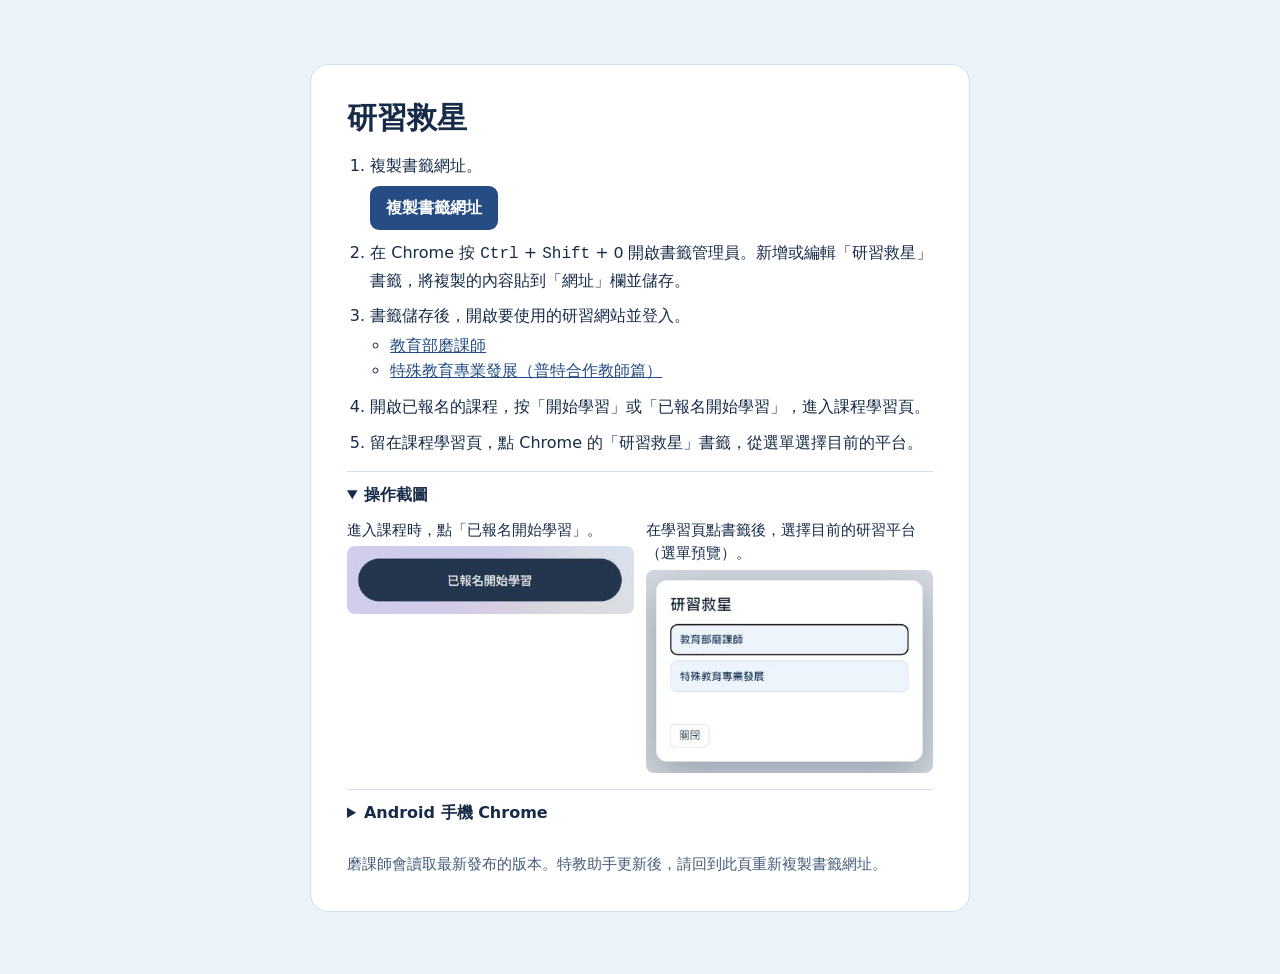
<file: index.html>
<!doctype html>
<html lang="zh-Hant">
<head>
  <meta charset="utf-8">
  <meta name="viewport" content="width=device-width, initial-scale=1">
  <title>研習救星｜Chrome 書籤</title>
  <style>
    :root { color-scheme: light; font: 16px/1.6 system-ui, sans-serif; color: #172b48; background: #edf3fa; }
    body { margin: 0; padding: clamp(12px, 4vw, 28px) 16px; }
    main { box-sizing: border-box; max-width: 660px; margin: clamp(0px, 4vh, 36px) auto; padding: clamp(16px, 5vw, 36px); background: white; border: 1px solid #d1deed; border-radius: 18px; }
    h1 { margin: 0 0 16px; font-size: 1.85rem; line-height: 1.2; }
    ol { padding-inline-start: 1.45em; }
    ol > li + li { margin-top: 10px; }
    .bookmark-fields { margin-top: 8px; }
    .platform-links { margin: 4px 0 0; padding-inline-start: 1.25em; }
    a { color: #254d84; }
    button { min-height: 44px; border: 0; border-radius: 9px; padding: 9px 16px; color: white; background: #254d84; font: inherit; font-weight: 650; cursor: pointer; }
    button:disabled { opacity: .55; cursor: default; }
    :focus-visible { outline: 3px solid #638bd0; outline-offset: 3px; }
    [role="status"] { margin: 0; color: #325178; }
    [role="status"]:not(:empty) { margin-top: 4px; }
    textarea { box-sizing: border-box; width: 100%; border: 1px solid #c7d3e3; border-radius: 8px; padding: 8px; font: .875rem/1.4 ui-monospace, monospace; }
    details { margin-block: 16px; border-top: 1px solid #d1deed; }
    summary { box-sizing: border-box; min-height: 44px; padding: 10px 0; font-weight: 650; cursor: pointer; }
    .screenshots { display: grid; grid-template-columns: repeat(auto-fit, minmax(min(100%, 230px), 1fr)); gap: 12px; }
    figure { margin: 0; }
    figure img { display: block; max-width: 100%; height: auto; border-radius: 8px; }
    figcaption { margin-bottom: 5px; font-size: .92rem; }
    .updates { margin-bottom: 0; color: #455c78; font-size: .92rem; }
    @media (max-width: 480px) {
      body { padding-inline: 10px; }
      h1 { font-size: 1.6rem; }
      #copy { width: 100%; }
    }
  </style>
</head>
<body>
  <main>
    <h1>研習救星</h1>
    <ol>
      <li>
        複製書籤網址。
        <div class="bookmark-fields">
          <button type="button" id="copy" disabled>複製書籤網址</button>
          <p role="status">正在準備書籤…</p>
          <textarea id="bookmark-url" aria-label="書籤網址" rows="5" readonly hidden></textarea>
        </div>
      </li>
      <li>在 Chrome 按 <kbd>Ctrl</kbd> + <kbd>Shift</kbd> + <kbd>O</kbd> 開啟書籤管理員。新增或編輯「研習救星」書籤，將複製的內容貼到「網址」欄並儲存。</li>
      <li>
        書籤儲存後，開啟要使用的研習網站並登入。
        <ul class="platform-links">
          <li><a href="https://moocs.moe.edu.tw/moocs/#/home">教育部磨課師</a></li>
          <li><a href="https://specialeduelearning.moe.edu.tw/web/#/courses/10000337">特殊教育專業發展（普特合作教師篇）</a></li>
        </ul>
      </li>
      <li>開啟已報名的課程，按「開始學習」或「已報名開始學習」，進入課程學習頁。</li>
      <li>留在課程學習頁，點 Chrome 的「研習救星」書籤，從選單選擇目前的平台。</li>
    </ol>
    <details open>
      <summary>操作截圖</summary>
      <div class="screenshots">
        <figure>
          <figcaption>進入課程時，點「已報名開始學習」。</figcaption>
          <img src="[data-uri]" width="379" height="89" alt="特教課程頁的已報名開始學習按鈕">
        </figure>
        <figure>
          <figcaption>在學習頁點書籤後，選擇目前的研習平台（選單預覽）。</figcaption>
          <img src="[data-uri]" width="408" height="289" alt="研習救星選單提供教育部磨課師及特殊教育專業發展兩個選項">
        </figure>
      </div>
    </details>
    <details>
      <summary>Android 手機 Chrome</summary>
      <ol>
        <li>複製書籤網址後，從 Chrome 選單把本頁加入書籤。到「書籤」編輯該項，將名稱改為「研習救星」，並貼上複製的網址。</li>
        <li>進入研習網站的課程學習頁。在網址列輸入書籤名稱，如果出現「研習救星」書籤建議，點該筆建議開啟選單。</li>
      </ol>
      <p>實際能否啟動取決於手機 Chrome 版本。若沒有出現書籤建議，可改用桌面 Chrome。</p>
    </details>
    <p class="updates">磨課師會讀取最新發布的版本。特教助手更新後，請回到此頁重新複製書籤網址。</p>
  </main>
  <script>
    'use strict';

    const button = document.querySelector('#copy');
    const status = document.querySelector('[role="status"]');
    const field = document.querySelector('#bookmark-url');
    const marker = '/* bookmarklet-specialedu */ null';

    async function readFile(name) {
      const response = await fetch(name, { cache: 'no-store' });
      if (!response.ok) throw new Error(`${name} 回傳 HTTP ${response.status}`);
      return response.text();
    }

    async function prepare() {
      const [launcher, specialEdu] = await Promise.all([readFile('moocs_v9.4.js'), readFile('specialedu.js')]);
      if (!launcher.includes(marker)) throw new Error('選單檔案仍在更新，請稍後重新整理');
      if (!specialEdu.includes('specialedu-10000337-helper')) throw new Error('特教助手檔案無法辨識');
      const program = launcher.replace(marker, () => `() => {\n${specialEdu}\n}`);
      field.value = `javascript:${encodeURIComponent(`void (${program.trim().replace(/;$/, '')})`)}`;
      button.disabled = false;
      status.textContent = '';
    }

    button.addEventListener('click', async () => {
      try {
        await navigator.clipboard.writeText(field.value);
        status.textContent = '已複製。請貼到 Chrome 書籤的「網址」欄。';
      } catch {
        field.hidden = false;
        field.select();
        status.textContent = '請複製下方已選取的書籤網址。';
      }
    });

    prepare().catch(error => { status.textContent = `無法準備書籤（${error.message}）。`; });
  </script>
</body>
</html>
</file>
